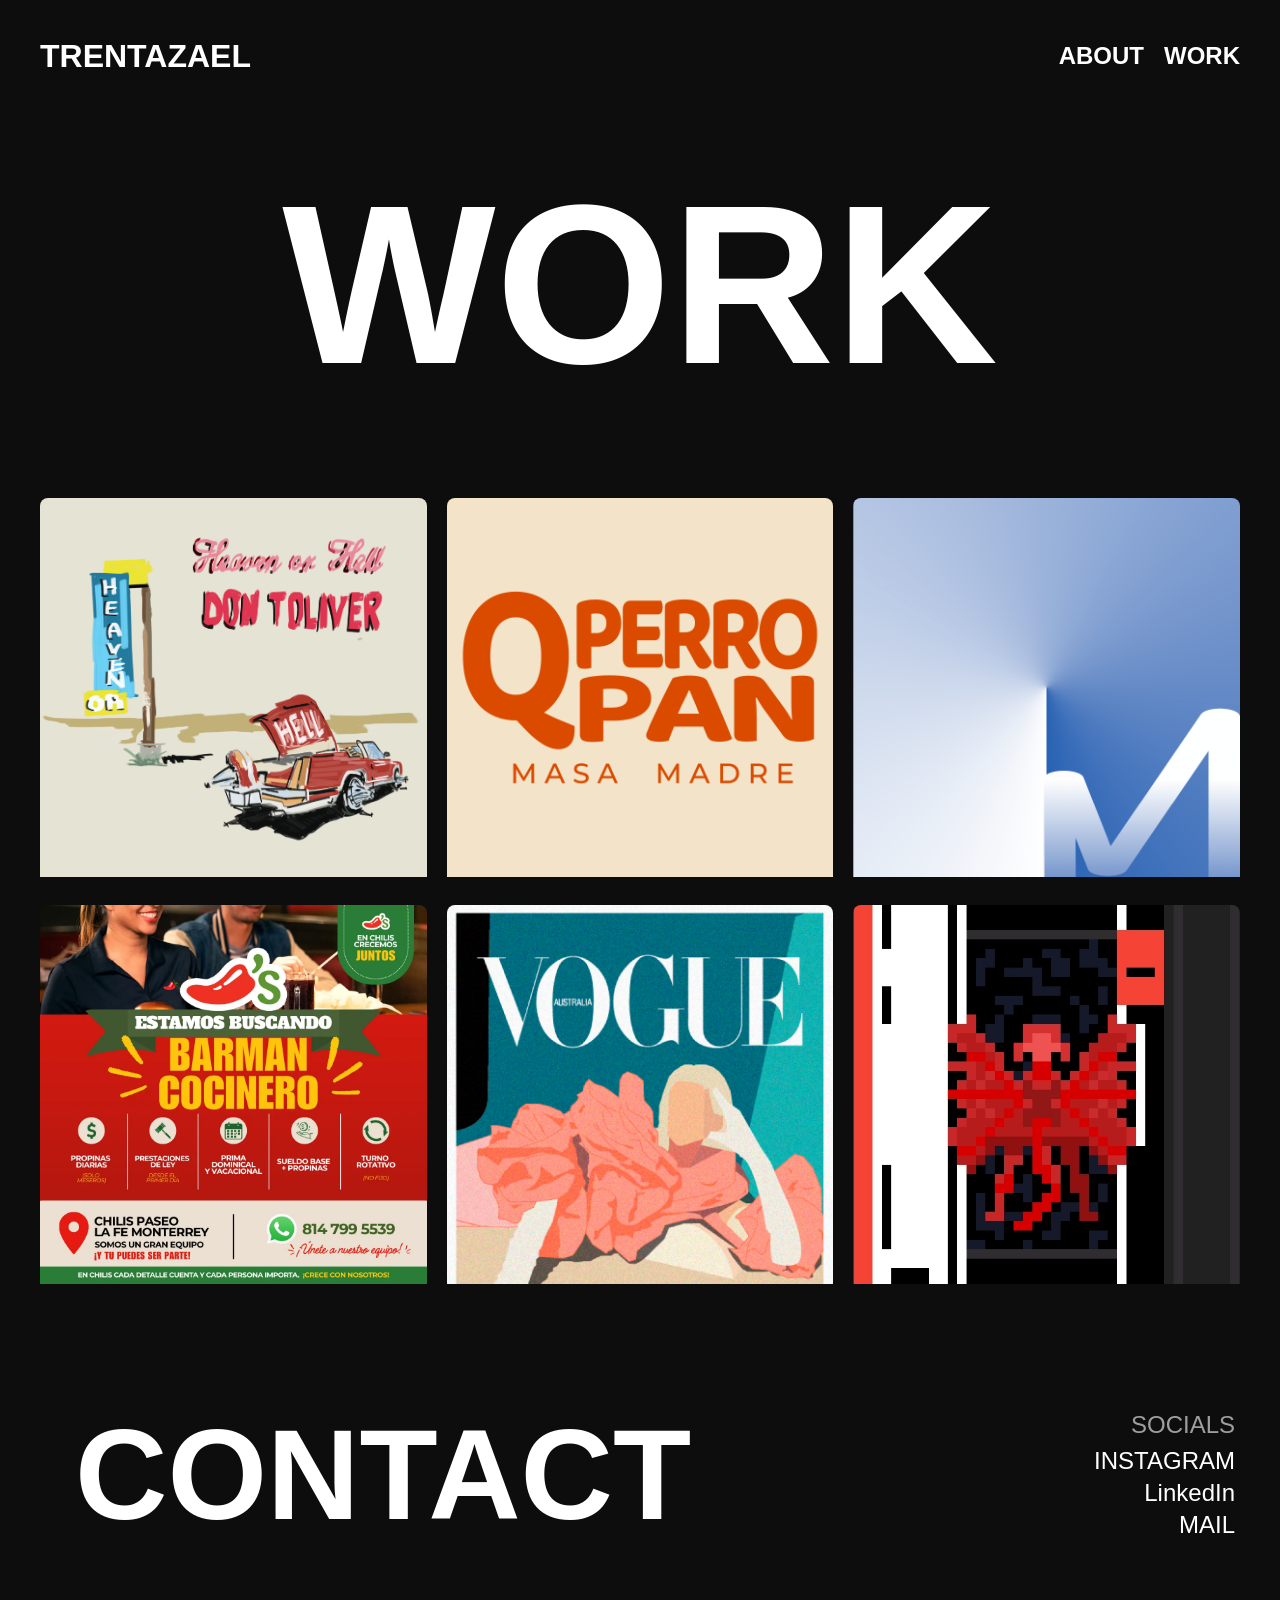
<file: index.html>
<!DOCTYPE html>
<html lang="en">
<head>
    <meta name="google" content="notranslate">
    <link rel="icon" type="image/png" href="img/vav.png">
    <title>trentazael</title>
    <link rel="stylesheet" href="style.css" />
    <meta name="viewport" content="width=device-width, initial-scale=1.0">

</head>

<body>
   


     <header>
  <a href="index.html" class="logo">TRENTAZAEL</a>

  <button class="menu-toggle" aria-label="Abrir menú" aria-expanded="false">
    <span></span>
    <span></span>
    <span></span>
  </button>

  <nav class="nav-links">
    <a href="about.html">ABOUT</a>
    <a href="index.html">WORK</a>
  </nav>
</header> 




  <h1 class="titulo-principal">WORK</h1>




  <section class="grid-trabajos" aria-label="Galería de trabajos">

  <a href="proyecto-heaven-or-hell.html" class="grid-item">
    <img src="img/work_01.webp" alt="Re-diseño album Heaven or Hell">
    <div class="overlay">Heaven or Hell</div>
  </a>

  <a href="proyecto-q-perro-pan.html" class="grid-item">
    <img src="img/work_03.webp" alt="Proyecto 2">
    <div class="overlay">Q PERRO PAN</div>
  </a>

  <a href="proyecto-millennial.html" class="grid-item">
    <img src="img/work_04.webp" alt="Proyecto 3">
    <div class="overlay">Millennial Assessments</div>
  </a>

  <a href="proyecto-cmr.html" class="grid-item">
    <img src="img/01.webp" alt="Proyecto 4">
    <div class="overlay">CMR</div>
  </a>

  <a href="proyecto-graphics.html" class="grid-item">
    <img src="img/work_09.webp" alt="Proyecto 5">
    <div class="overlay">Graphics</div>
  </a>

  <a href="proyecto-hanniball.html" class="grid-item">
    <img src="img/work_07.webp" alt="Proyecto 6">
    <div class="overlay">Hanniball</div>
  </a>

</section>




  <!-- FOOTER -->

 <footer>
    <div class="footer-contact">
      <h2>CONTACT</h2>
    </div>
    <div class="footer-socials">
      <span class="socials-label">SOCIALS</span>
      <ul>
        <li><a href="https://www.instagram.com/trentazael/" target="_blank" rel="noopener noreferrer">INSTAGRAM</a></li>
        <li><a href="https://www.linkedin.com/in/trent-azael/" target="_blank" rel="noopener noreferrer">LinkedIn</a></li>
        <li><a href="mailto:trentazael@gmail.com">MAIL</a></li>
      </ul>
    </div>
  </footer>


  <script src="script.js"></script>
    
</body>

</html>
</file>
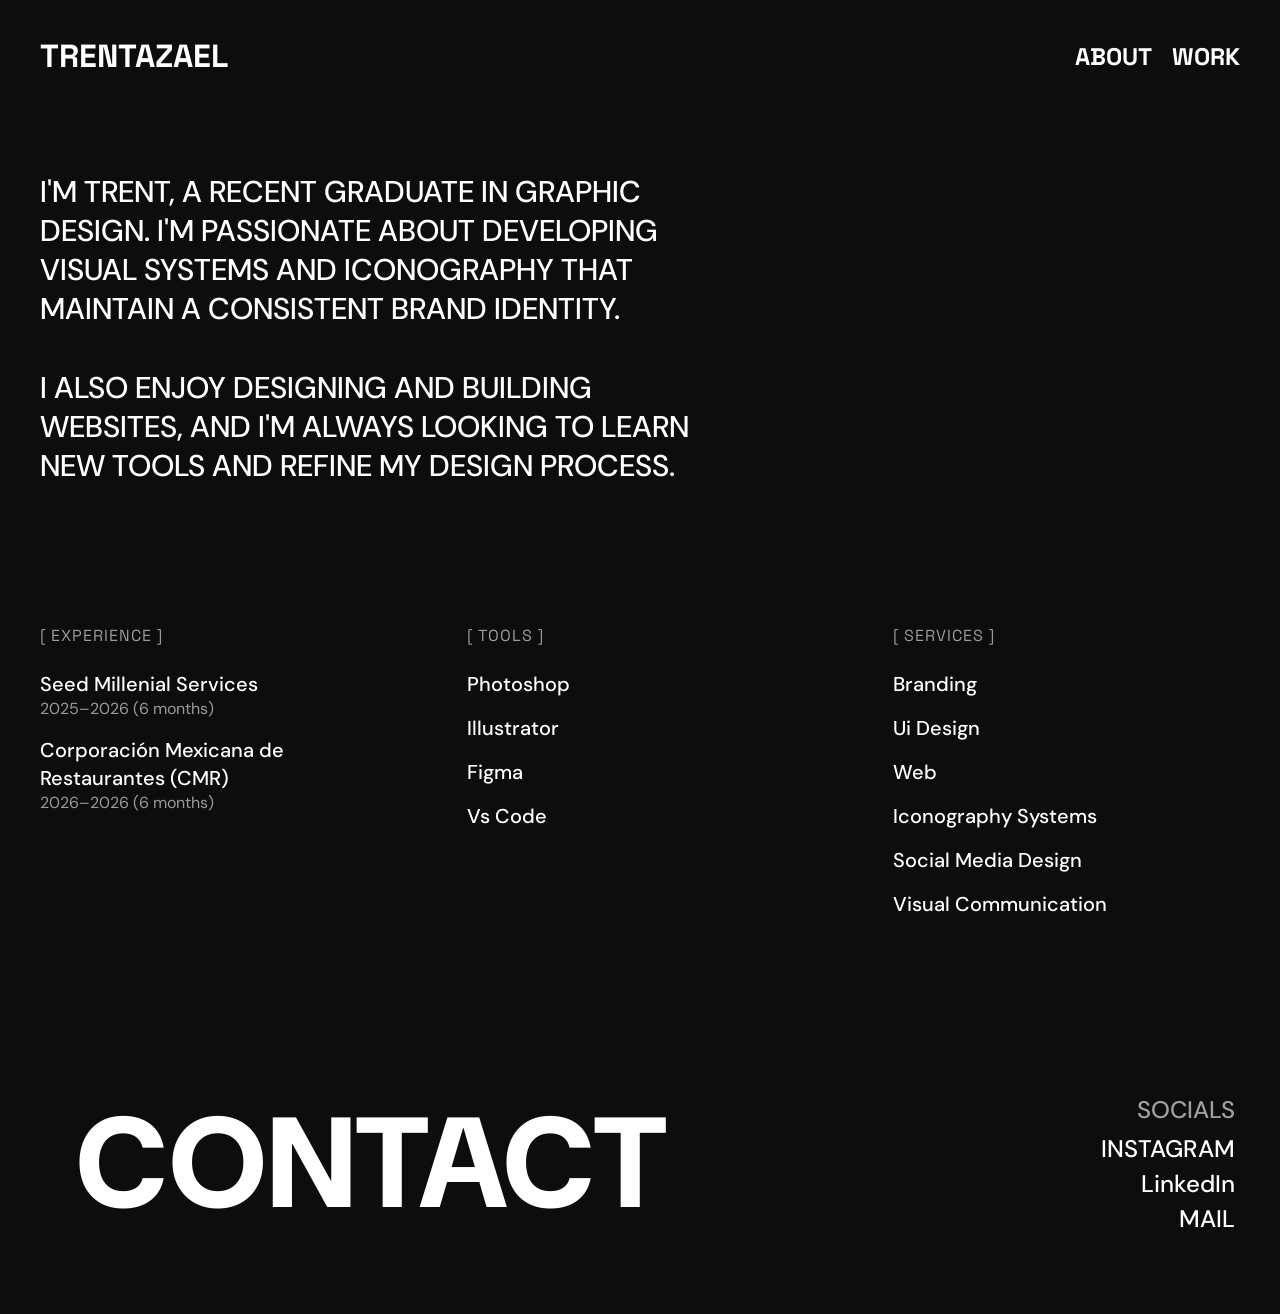
<file: about.html>
<!DOCTYPE html>
<html lang="en">
<head>
  <link rel="icon" type="image/png" href="img/vav.png">
    <meta name="google" content="notranslate">
    <meta charset="UTF-8">
    <meta name="viewport" content="width=device-width, initial-scale=1.0">
    <title>About trentazael</title>
    <link href="https://fonts.googleapis.com/css2?family=DM+Sans:wght@300;400;500;600;900&family=Space+Grotesk:wght@700&display=swap" rel="stylesheet">
    <link rel="stylesheet" href="style.css" />
    <meta name="viewport" content="width=device-width, initial-scale=1.0">
</head>
<body>




  <header>
  <a href="index.html" class="logo">TRENTAZAEL</a>

  <button class="menu-toggle" aria-label="Abrir menú" aria-expanded="false">
    <span></span>
    <span></span>
    <span></span>
  </button>

  <nav class="nav-links">
    <a href="about.html">ABOUT</a>
    <a href="index.html">WORK</a>
  </nav>
</header>


  <!-- SOBRE MI -->
  <section class="sobremi">
    <div class="parami">
      <h3>I'm Trent, a recent graduate in Graphic Design. I'm passionate about developing visual systems and iconography that maintain a consistent brand identity.</h3>
    </div>
    <div class="parami">
      <h3>I also enjoy designing and building websites, and I'm always looking to learn new tools and refine my design process.</h3>
    </div>
  </section>

  <!-- EXPERIENCES -->
  <section class="info-grid">
    <div class="info-column">
      <h3 class="info-label">[ EXPERIENCE ]</h3>
      <ul>
        <li>
          <span class="info-title">Seed Millenial Services</span>
          <span class="info-date">2025–2026 (6 months)</span>
        </li>
        <li>
          <span class="info-title">Corporación Mexicana de Restaurantes (CMR)</span>
          <span class="info-date">2026–2026 (6 months)</span>
        </li>
      </ul>
    </div>

    <div class="info-column">
      <h3 class="info-label">[ TOOLS ]</h3>
      <ul>
        <li>Photoshop</li>
        <li>Illustrator</li>
        <li>Figma</li>
        <li>Vs Code</li>
      </ul>
    </div>

    <div class="info-column">
      <h3 class="info-label">[ SERVICES ]</h3>
      <ul>
        <li>Branding</li>
        <li>Ui Design</li>
        <li>Web</li>
        <li>Iconography Systems</li>
        <li>Social Media Design</li>
        <li>Visual Communication</li>
      </ul>
    </div>
  </section>

  <!-- FOOTER -->
  <footer>
    <div class="footer-contact">
      <h2>CONTACT</h2>
    </div>
    <div class="footer-socials">
      <span class="socials-label">SOCIALS</span>
      <ul>
        <li><a href="https://www.instagram.com/trentazael/" target="_blank" rel="noopener noreferrer">INSTAGRAM</a></li>
        <li><a href="https://www.linkedin.com/in/trent-azael/" target="_blank" rel="noopener noreferrer">LinkedIn</a></li>
        <li><a href="mailto:trentazael@gmail.com">MAIL</a></li>
      </ul>
    </div>
  </footer>

<script src="script.js"></script>

</body>
</html>
</file>
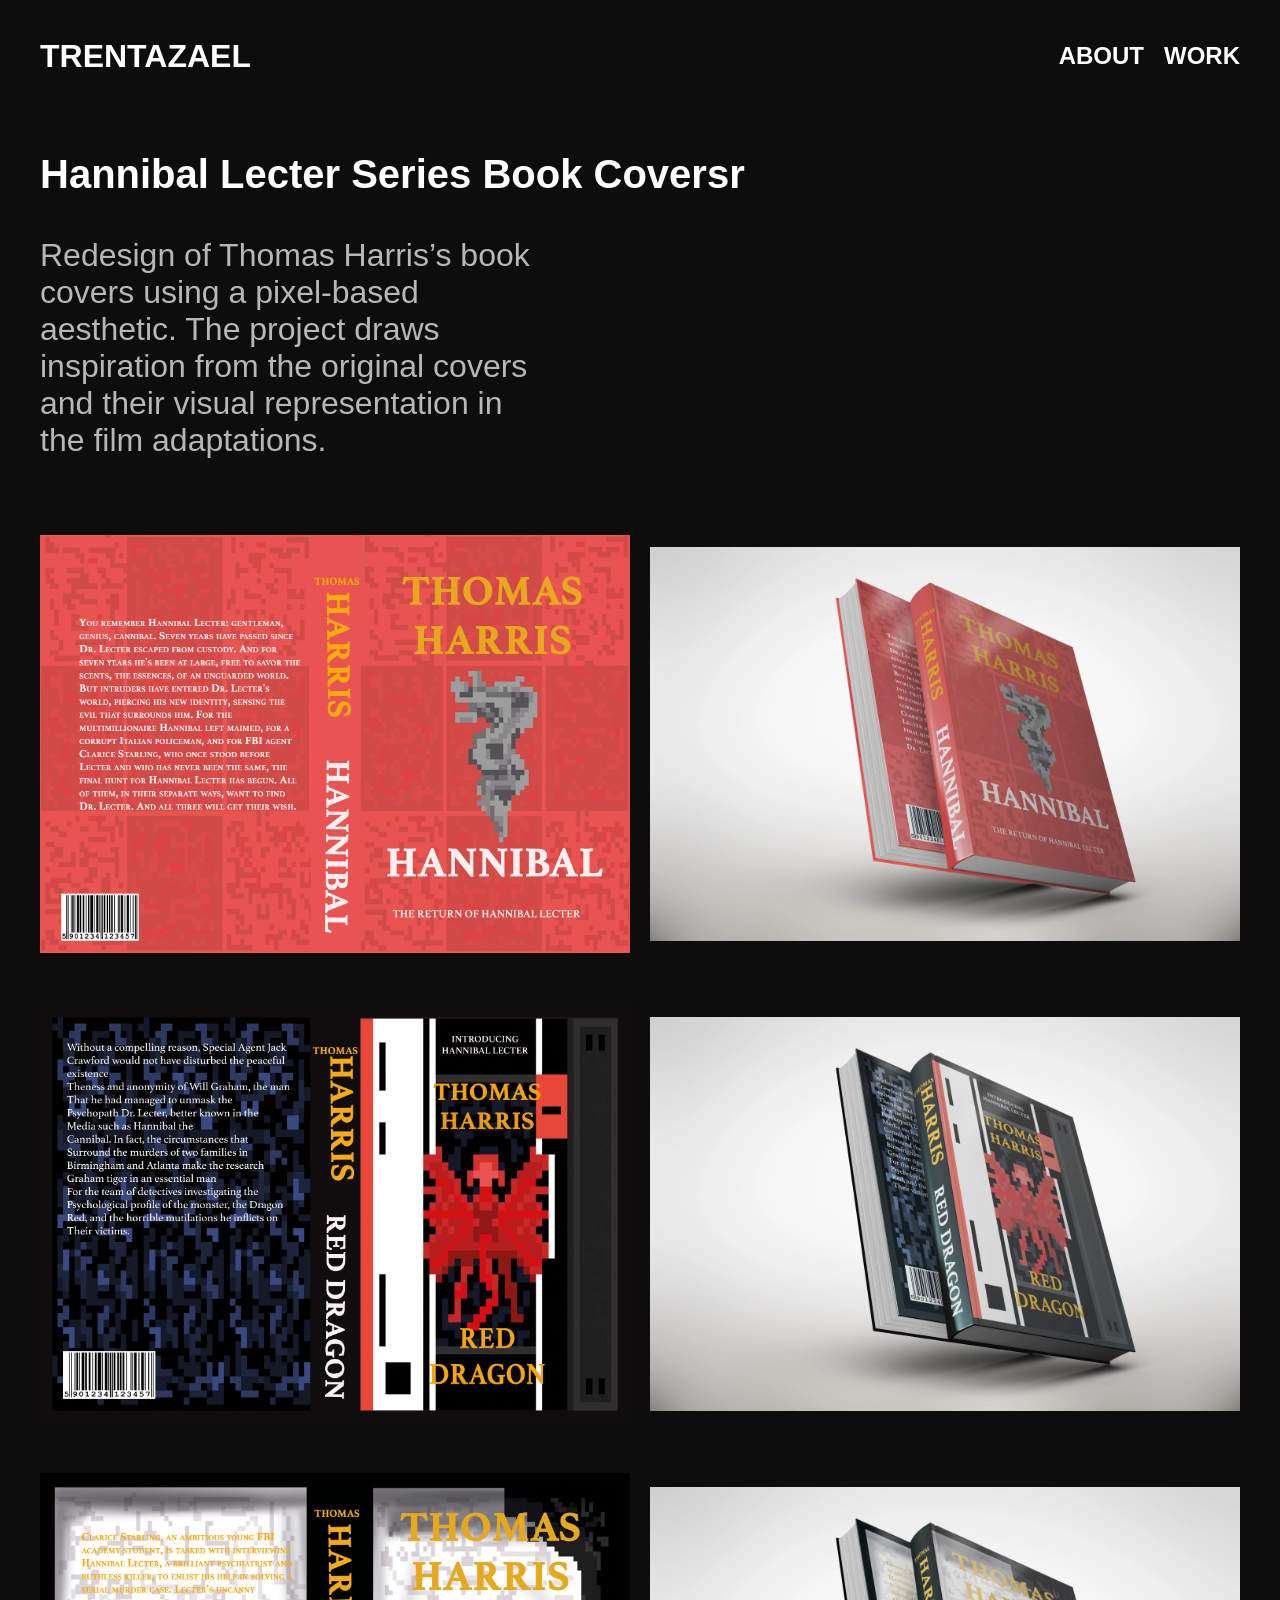
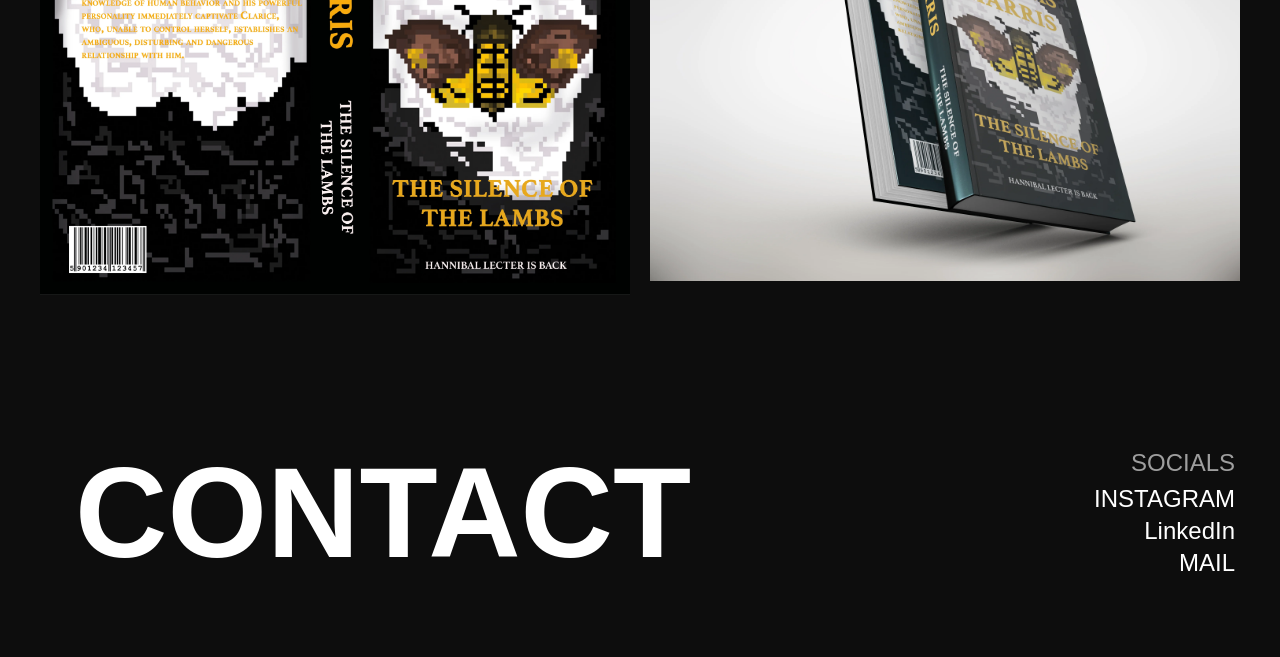
<file: proyecto-hanniball.html>
<!DOCTYPE html>
<html lang="en">
<head>
    <link rel="icon" type="image/png" href="img/vav.png">
    <meta name="google" content="notranslate">
    <title>Hannibal — trentazael</title>
    <link rel="stylesheet" href="style.css" />
    <meta name="viewport" content="width=device-width, initial-scale=1.0">
</head>

<body>

    <header>
        <a href="index.html" class="logo">TRENTAZAEL</a>

        <button class="menu-toggle" aria-label="Abrir menú" aria-expanded="false">
            <span></span>
            <span></span>
            <span></span>
        </button>

        <nav class="nav-links">
            <a href="about.html">ABOUT</a>
            <a href="index.html">WORK</a>
        </nav>
    </header>

    <main class="proyecto-detalle">

        <h1 class="titulo-proyecto">Hannibal Lecter Series Book Coversr</h1>

        <p class="descripcion-proyecto">
           Redesign of Thomas Harris’s book covers using a pixel-based aesthetic.
           The project draws inspiration from the original covers and their visual 
           representation in the film adaptations.


        </p>

        <div class="hanipics">
    <img src="img/RED DRAGON/red_01.webp">
    <img src="img/RED DRAGON/red_11.webp">

    <img src="img/RED DRAGON/red_02.webp">
    <img src="img/RED DRAGON/red_22.webp">

    <img src="img/RED DRAGON/red_03.webp">
    <img src="img/RED DRAGON/red_33.webp">
          
        </div>


    </main>

    <!-- FOOTER -->
    <footer>
        <div class="footer-contact">
            <h2>CONTACT</h2>
        </div>
        <div class="footer-socials">
            <span class="socials-label">SOCIALS</span>
            <ul>
                <li><a href="https://www.instagram.com/trentazael/" target="_blank" rel="noopener noreferrer">INSTAGRAM</a></li>
                <li><a href="https://www.linkedin.com/in/trent-azael/" target="_blank" rel="noopener noreferrer">LinkedIn</a></li>
                <li><a href="mailto:trentazael@gmail.com">MAIL</a></li>
            </ul>
        </div>
    </footer>

    <script src="script.js"></script>

</body>
</html>
</file>
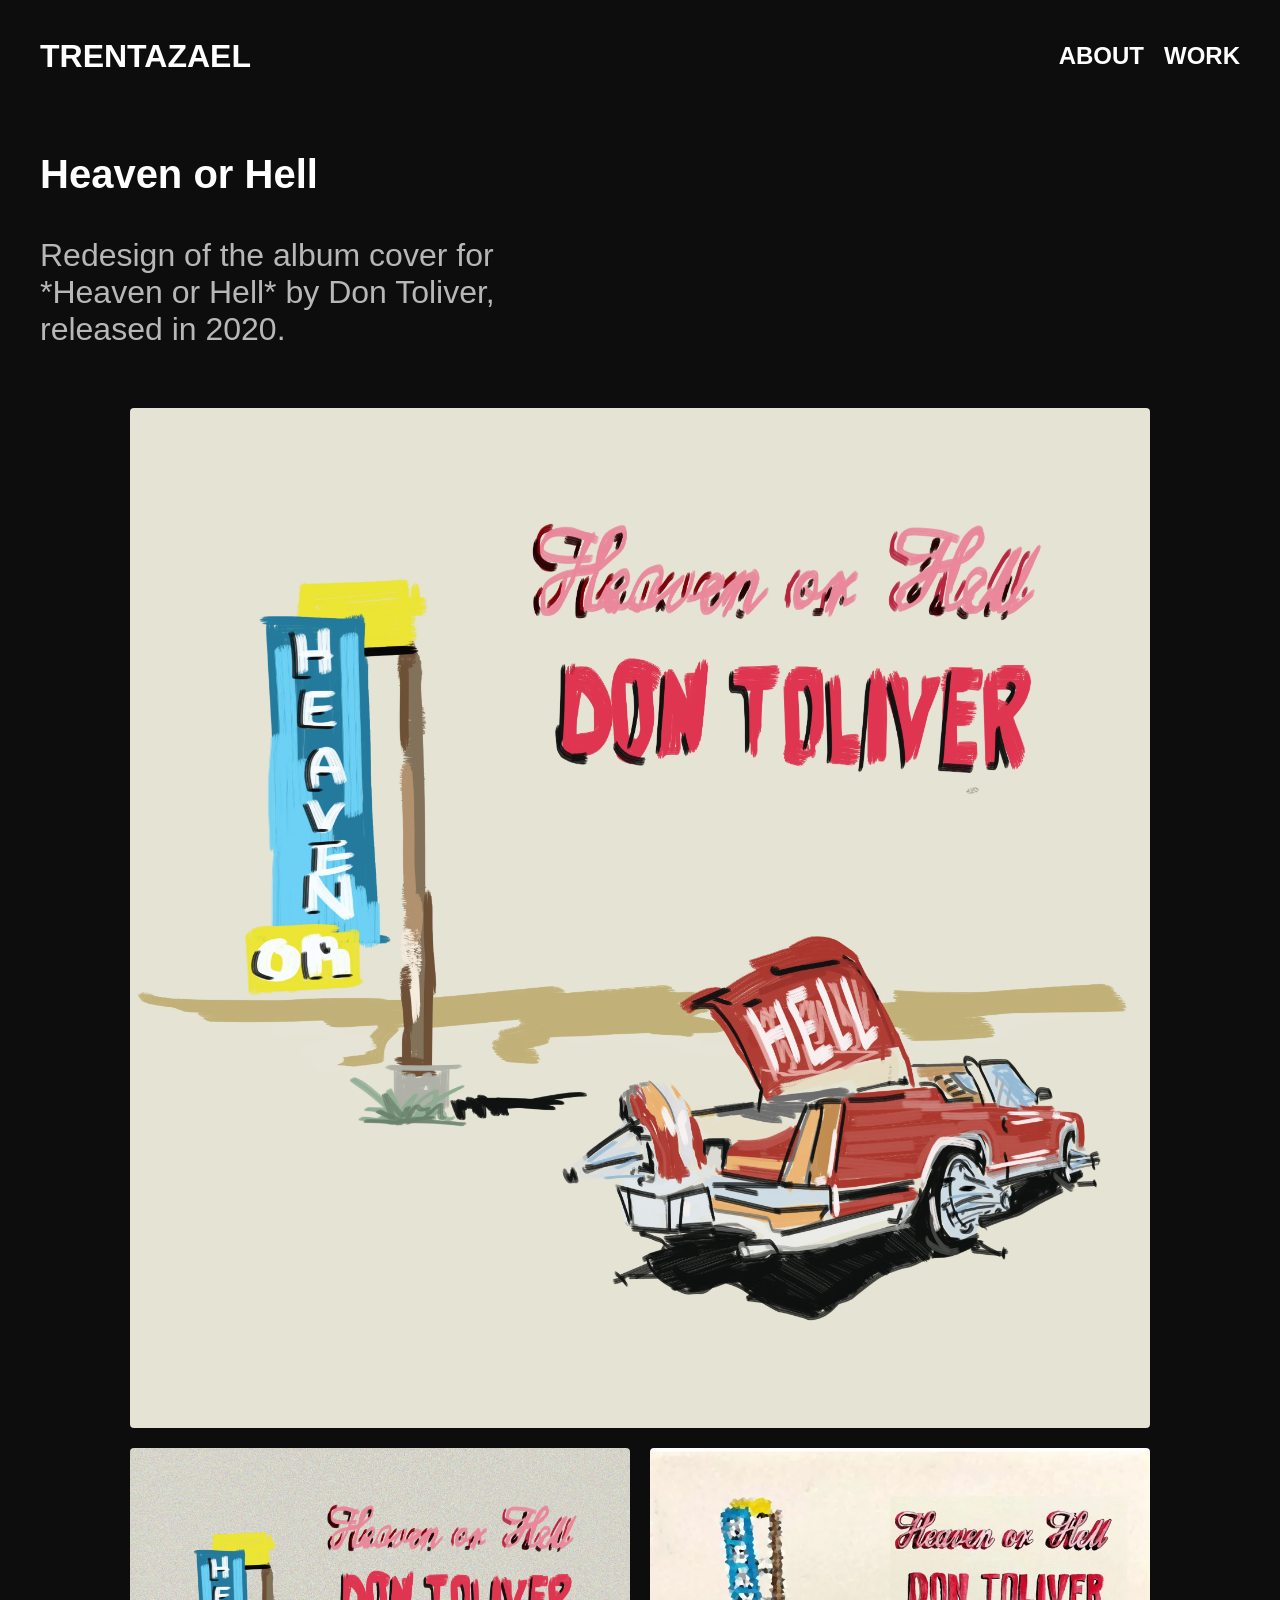
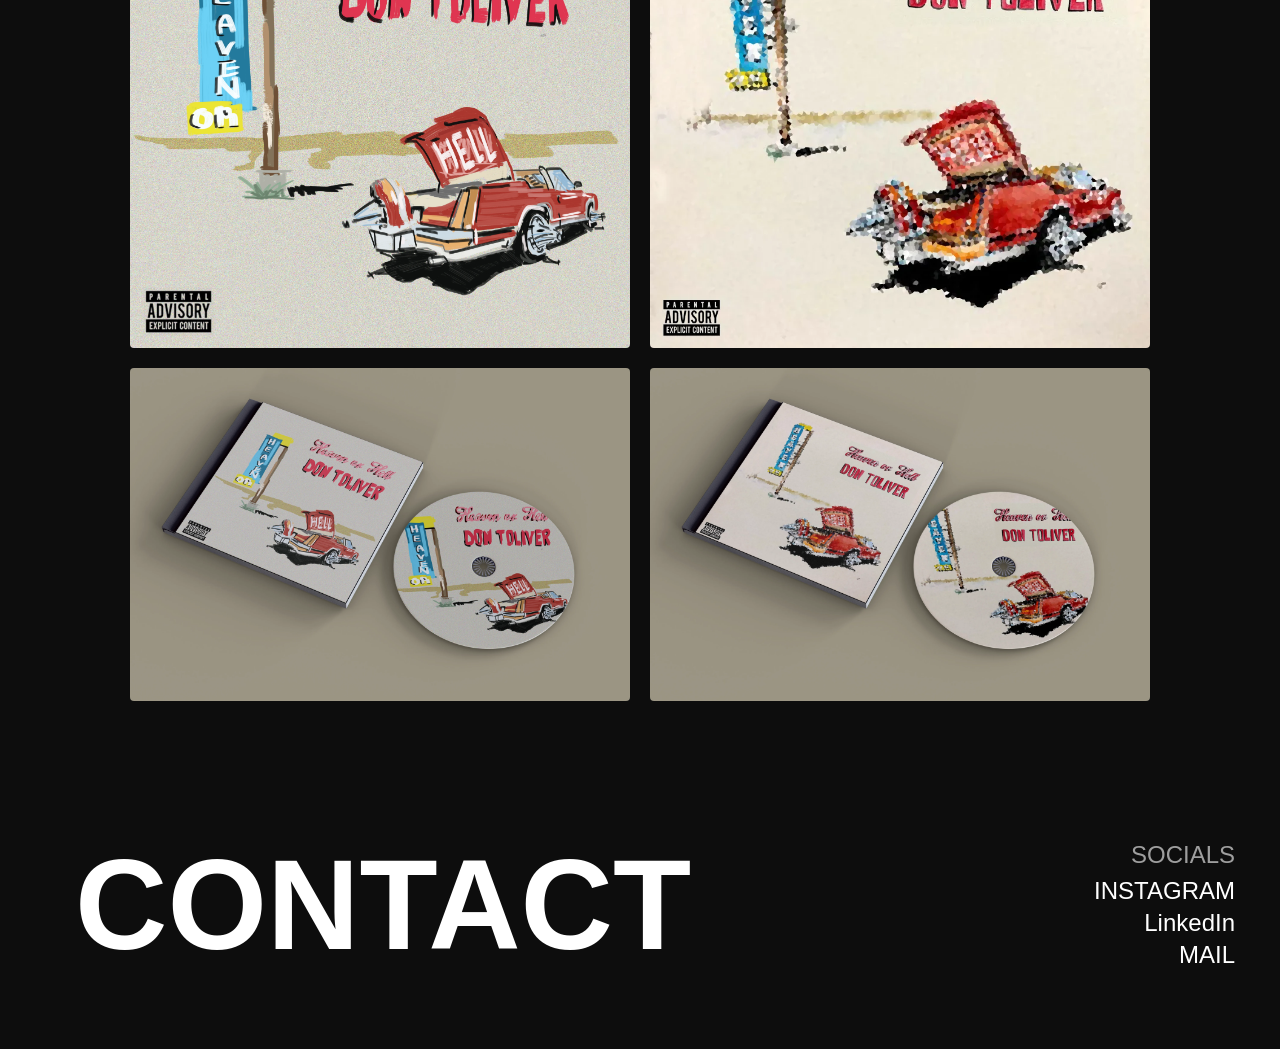
<file: proyecto-heaven-or-hell.html>
<!DOCTYPE html>
<html lang="en">
<head>
    <link rel="icon" type="image/png" href="img/vav.png">
    <meta name="google" content="notranslate">
    <title>Heaven or Hell — trentazael</title>
    <link rel="stylesheet" href="style.css" />
    <meta name="viewport" content="width=device-width, initial-scale=1.0">
</head>

<body>

    <header>
        <a href="index.html" class="logo">TRENTAZAEL</a>

        <button class="menu-toggle" aria-label="Abrir menú" aria-expanded="false">
            <span></span>
            <span></span>
            <span></span>
        </button>

        <nav class="nav-links">
            <a href="about.html">ABOUT</a>
            <a href="index.html">WORK</a>
        </nav>
    </header>

    <main class="proyecto-detalle">

        <h1 class="titulo-proyecto">Heaven or Hell</h1>

        <p class="descripcion-proyecto">
            Redesign of the album cover for *Heaven or Hell* by Don Toliver, released in 2020.



        </p>

       <div class="galeria-hell">

    <img src="img/heaven/01.webp" class="img-full">

    <div class="grid2x2">
        <img src="img/heaven/02.webp">
        <img src="img/heaven/03.webp">
        <img src="img/heaven/04.webp">
        <img src="img/heaven/05.webp">
    </div>

</div>

    </main>

    <!-- FOOTER -->
    <footer>
        <div class="footer-contact">
            <h2>CONTACT</h2>
        </div>
        <div class="footer-socials">
            <span class="socials-label">SOCIALS</span>
            <ul>
                <li><a href="https://www.instagram.com/trentazael/" target="_blank" rel="noopener noreferrer">INSTAGRAM</a></li>
                <li><a href="https://www.linkedin.com/in/trent-azael/" target="_blank" rel="noopener noreferrer">LinkedIn</a></li>
                <li><a href="mailto:trentazael@gmail.com">MAIL</a></li>
            </ul>
        </div>
    </footer>

    <script src="script.js"></script>

</body>
</html>
</file>
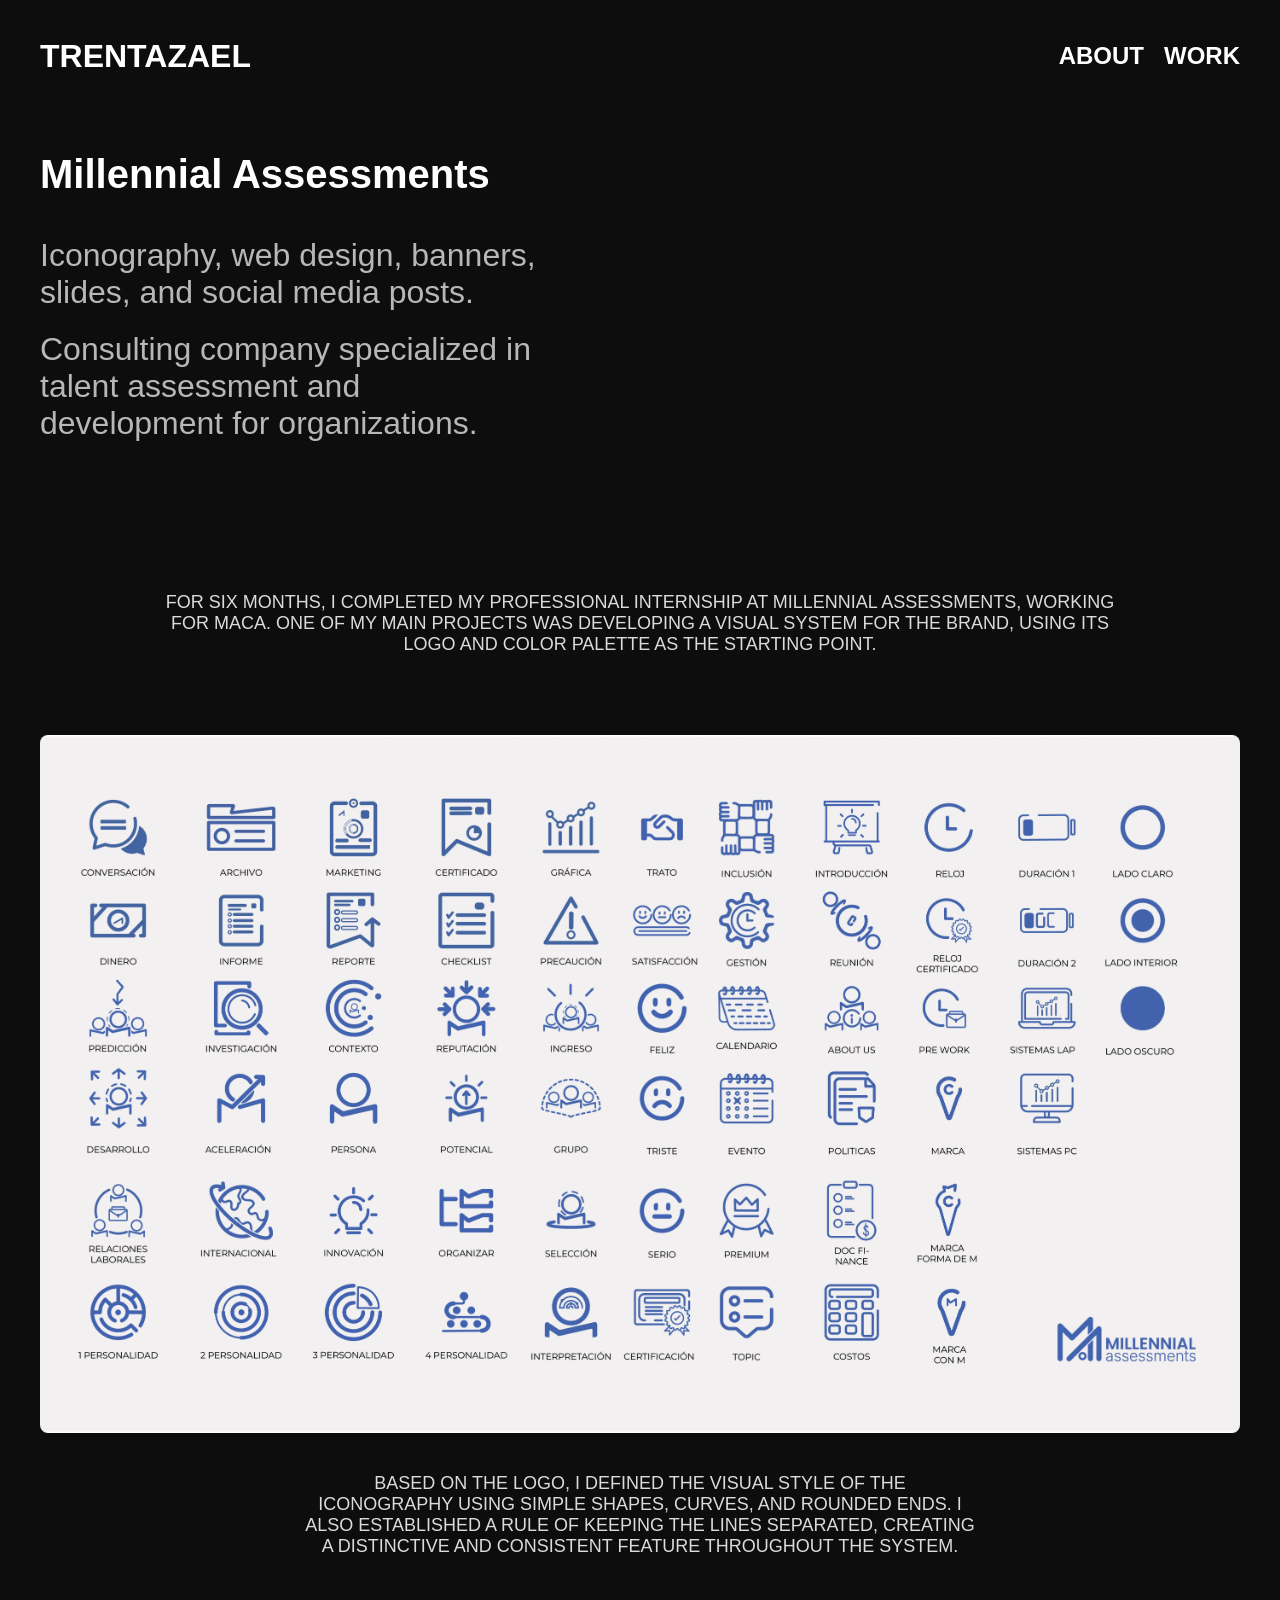
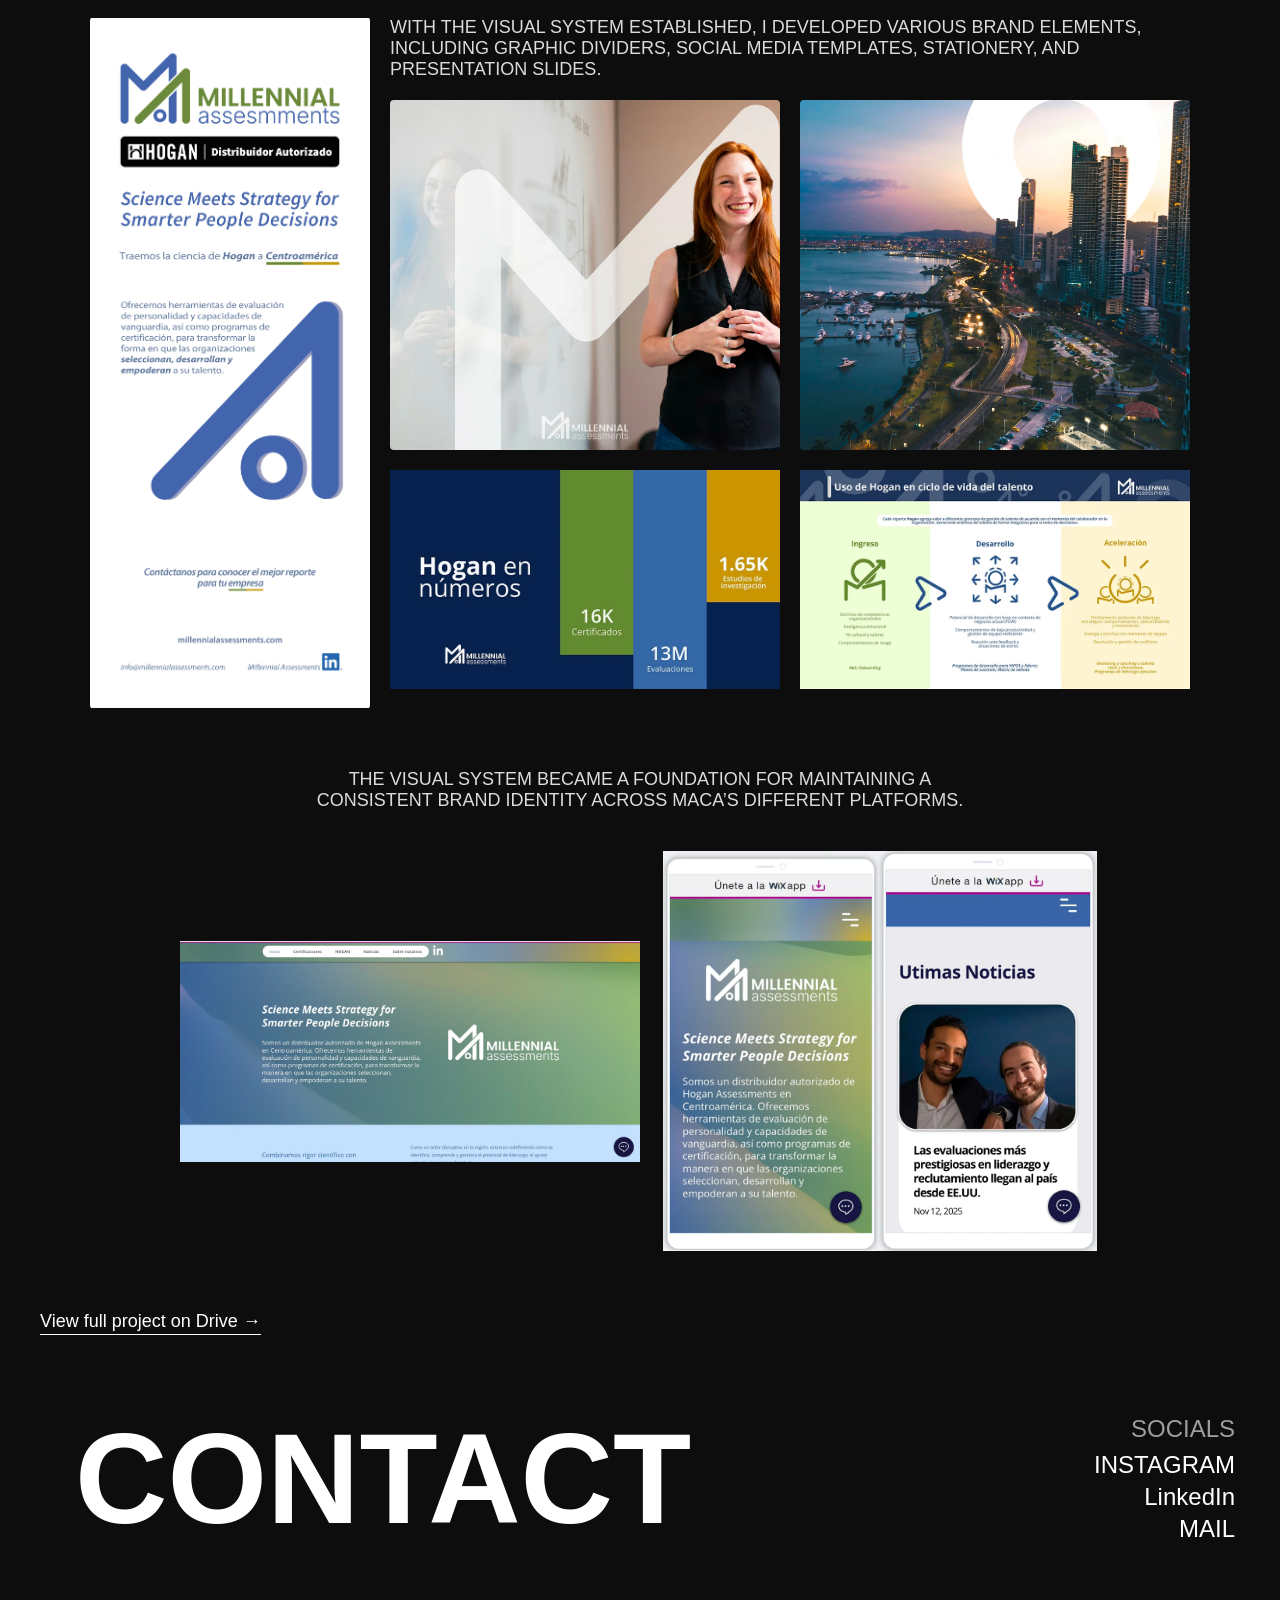
<file: proyecto-millennial.html>
<!DOCTYPE html>
<html lang="en">
<head>
    <link rel="icon" type="image/png" href="img/vav.png">
    <meta name="google" content="notranslate">
    <title>Millennial Assessments — trentazael</title>
    <link rel="stylesheet" href="style.css" />
    <meta name="viewport" content="width=device-width, initial-scale=1.0">
</head>

<body>

    <header>
        <a href="index.html" class="logo">TRENTAZAEL</a>

        <button class="menu-toggle" aria-label="Abrir menú" aria-expanded="false">
            <span></span>
            <span></span>
            <span></span>
        </button>

        <nav class="nav-links">
            <a href="about.html">ABOUT</a>
            <a href="index.html">WORK</a>
        </nav>
    </header>

    <main class="proyecto-detalle">

        <h1 class="titulo-proyecto">Millennial Assessments</h1>

        <p class="descripcion-proyecto">
          Iconography, web design, banners, slides, and social media posts.    
        </p>

        <p class="descripcion-proyecto">
            Consulting company specialized in talent assessment and development for organizations.
        </p>

        <div class="bloque-texto-logo">
        
            <p class="texto-proyecto">
              For six months, I completed my professional internship 
              at Millennial Assessments, working for MACA.

              One of my main projects was developing a visual system for the brand, 
              using its logo and color palette as the starting point.

            </p>
        </div>

        <div class="galeria-proyecto">
            <img src="img/MACA/MACA_01.webp" alt="Set de iconografía Millennial Assessments">
        </div>

        <p class="caption-proyecto">
            Based on the logo, I defined the visual style of the iconography using simple shapes, 
            curves, and rounded ends.

            I also established a rule of keeping the lines separated, 
            creating a distinctive and consistent feature throughout the system.

        </p>


        <div class="galeria-mosaico">

   <img src="img/MACA/MACA_02.webp" class="img-banner">          
  <img src="img/MACA/MACA_03.webp" class="img-girl">
  
  <p class="texto-galeria">
    With the visual system established, I developed various brand elements, 
    including graphic dividers, social media templates, stationery, and presentation slides.

  </p>

  <img src="img/MACA/MACA_04.webp" class="img-city">

  <img src="img/MACA/MACA_05.webp"  class="img-stats">

  <img src="img/MACA/MACA_06.webp" class="img-info">

</div>  

<p class="caption-proyecto">
 The visual system became a foundation for maintaining a 
 consistent brand identity across MACA’s different platforms.

</p>

   <div class="web_MACA">
     
    <img src="img/MACA/MACA_07.webp" class="img-info">

    <img src="img/MACA/MACA_08.webp" class="img-info">

   </div> 


   <a href="https://drive.google.com/file/d/1k_Fjmbug3k80ZoUT9gTFde5WZLrjvTsg/view?usp=sharing" target="_blank" rel="noopener noreferrer" class="link-drive">
    View full project on Drive &rarr;
        </a>


      

 


    </main>

    <!-- FOOTER -->
    <footer>
        <div class="footer-contact">
            <h2>CONTACT</h2>
        </div>
        <div class="footer-socials">
            <span class="socials-label">SOCIALS</span>
            <ul>
                <li><a href="https://www.instagram.com/trentazael/" target="_blank" rel="noopener noreferrer">INSTAGRAM</a></li>
                <li><a href="https://www.linkedin.com/in/trent-azael/" target="_blank" rel="noopener noreferrer">LinkedIn</a></li>
                <li><a href="mailto:trentazael@gmail.com">MAIL</a></li>
            </ul>
        </div>
    </footer>

    <script src="script.js"></script>

</body>
</html>
</file>
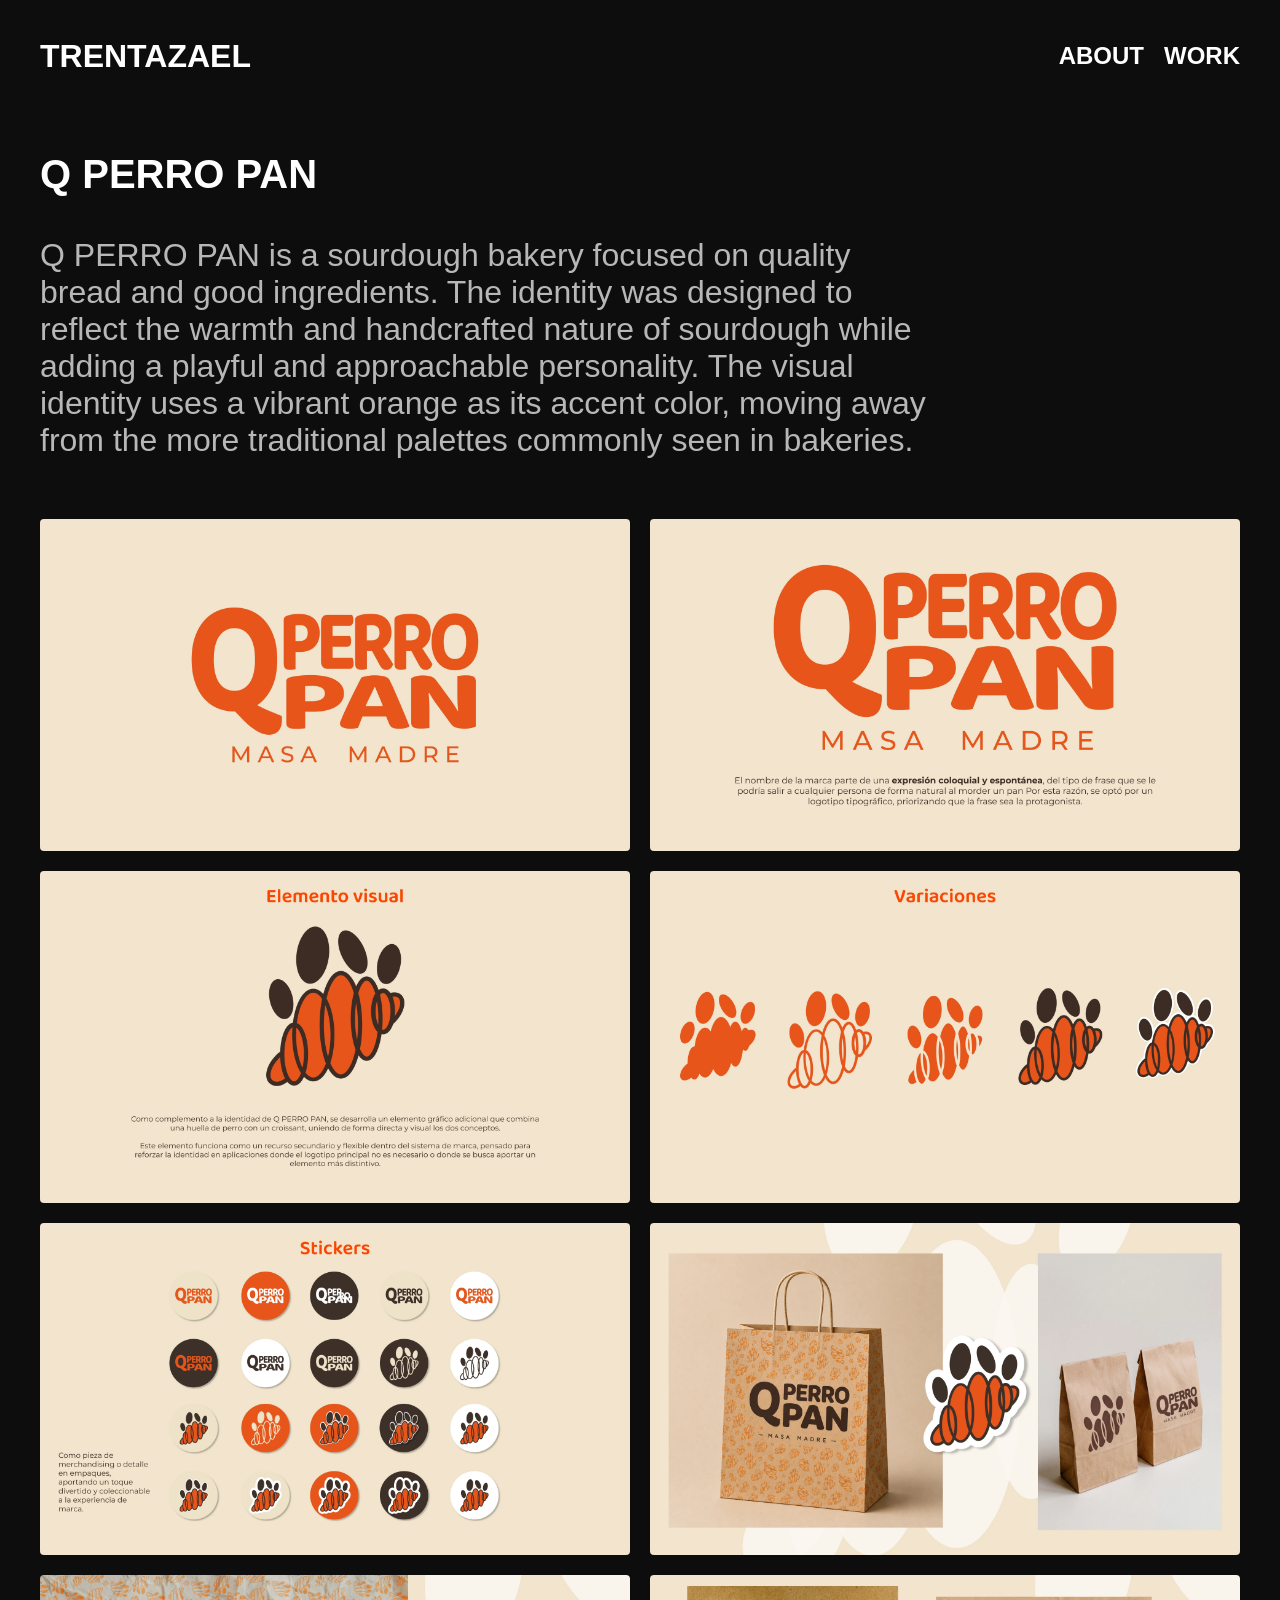
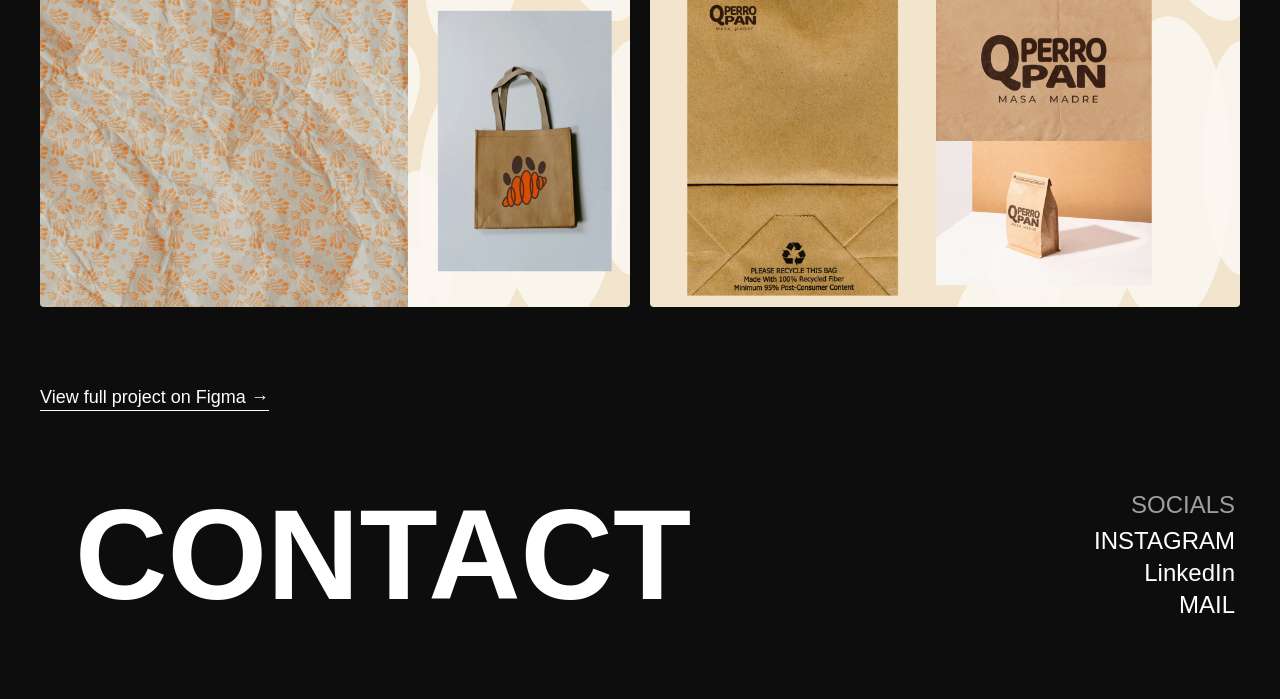
<file: proyecto-q-perro-pan.html>
<!DOCTYPE html>
<html lang="en">
<head>
    <link rel="icon" type="image/png" href="img/vav.png">
    <title>Q PERRO PAN — trentazael</title>
    <link rel="stylesheet" href="style.css" />
    <meta name="viewport" content="width=device-width, initial-scale=1.0">
</head>

<body>

    <header>
        <a href="index.html" class="logo">TRENTAZAEL</a>

        <button class="menu-toggle" aria-label="Abrir menú" aria-expanded="false">
            <span></span>
            <span></span>
            <span></span>
        </button>

        <nav class="nav-links">
            <a href="about.html">ABOUT</a>
            <a href="index.html">WORK</a>
        </nav>
    </header>

    <main class="proyecto-detalle">

        <h1 class="titulo-proyecto">Q PERRO PAN</h1>

        <p class="descripcion-proyecto descripcion-ancha">
            Q PERRO PAN is a sourdough bakery focused on quality bread and good ingredients. 
            The identity was designed to reflect the warmth and handcrafted nature of sourdough 
            while adding a playful and approachable personality.

            The visual identity uses a vibrant orange as its accent color, 
            moving away from the more traditional palettes commonly seen in bakeries.
        </p>

        <div class="mosaico-libre">
            <img src="img/QPERRO/pan01.webp">
            <img src="img/QPERRO/pan02.webp">
            <img src="img/QPERRO/pan03.webp">
            <img src="img/QPERRO/pan04.webp">
            <img src="img/QPERRO/pan06.webp">
            <img src="img/QPERRO/pan05.webp">
            <img src="img/QPERRO/pan07.webp">
            <img src="img/QPERRO/pan08.webp">
        
        </div>

        <a href="https://www.figma.com/proto/bBcXwGDiXqrGmhRtJCR3Ui/Q-PERRO-PAN_manual?node-id=0-1&t=hlcqjo9ixBhGtOtu-1" target="_blank" rel="noopener noreferrer" class="link-drive">
          View full project on Figma &rarr;
        </a>


    

    </main>

    <!-- FOOTER -->
    <footer>
        <div class="footer-contact">
            <h2>CONTACT</h2>
        </div>
        <div class="footer-socials">
            <span class="socials-label">SOCIALS</span>
            <ul>
                <li><a href="https://www.instagram.com/trentazael/" target="_blank" rel="noopener noreferrer">INSTAGRAM</a></li>
                <li><a href="https://www.linkedin.com/in/trent-azael/" target="_blank" rel="noopener noreferrer">LinkedIn</a></li>
                <li><a href="mailto:trentazael@gmail.com">MAIL</a></li>
            </ul>
        </div>
    </footer>

    <script src="script.js"></script>

</body>
</html>
</file>
<file: style.css>
* {
  margin: 0;
  padding: 0;
  box-sizing: border-box;
}


body {
  background-color: #0d0d0d;
  color: #ffffff;
}

/* Header: nombre + menú en la misma altura */
header {
  display: flex;
  justify-content: space-between;
  align-items: center;
  padding: 40px 40px;
}

.logo {
  font-family: 'Space Grotesk', sans-serif;
  font-weight: 700;
  font-size: 32px;
  line-height: 1;
  text-transform: uppercase;
  color: #ffffff;
  text-decoration: none;
}

nav {
  display: flex;
  gap: 20px;
}

nav a {
  font-family: 'Space Grotesk', sans-serif;
  font-weight: 700;
  font-size: 24px;
  text-decoration: none;
  color: #ffffff;
  text-transform: uppercase;
}

nav a:hover{
  color: cornflowerblue;
}

header a:hover{
  color: cornflowerblue;
}

/* Título WORK centrado y gigante */
.titulo-principal {
  font-family: 'DM Sans', sans-serif;
  font-weight: 900;
  font-size: clamp(60px, 18vw, 226px);
  text-align: center;
  line-height: 1;
  padding: 60px 0;
}

/* Cuadrícula de trabajos */
.grid-trabajos {
  display: grid;
  grid-template-columns: repeat(3, 1fr);
  gap: 20px;
  padding: 40px;
}

.grid-item {
  position: relative;
  aspect-ratio: 1 / 1;
  overflow: hidden;
  border-radius: 0.5rem;
}

.grid-item img {
  width: 100%;
  height: 98%;
  display: block;
  object-fit: cover;
}

/* Capa negra transparente */
.overlay {
  position: absolute;
  inset: 0;
  background: rgba(0, 0, 0, 0.55);

  display: flex;
  align-items: center;
  justify-content: center;

  opacity: 0;
  transition: opacity 0.3s ease;

  color: white;
  font-size: 18px;
  font-family: 'Space Grotesk', sans-serif;
}

/* Hover */
.grid-item:hover .overlay {
  opacity: 1;
}


/* ABOUT */

.sobremi {
  display: flex;
  flex-direction: column;
  gap: 40px;
  padding: 60px 40px;
}

.sobremi h3 {
  font-family: 'DM Sans', sans-serif;
  font-weight: 500;
  font-size: 30px;
  text-transform: uppercase;
  line-height: 1.3;
  max-width: 700px;
  margin: 0;
}

/* SECCION DE EXPERIENCES */

.info-grid {
  display: flex;
  flex-wrap: wrap;
  gap: 80px;
  padding: 80px 40px;
  background-color: #0d0d0d;
}

.info-column {
  display: flex;
  flex-direction: column;
  flex: 1 1 200px;
}

.info-label {
  font-family: 'Space Grotesk', sans-serif;
  font-weight: 400;
  font-size: 16px;
  color: #9a9a9a;
  letter-spacing: 1px;
  margin-bottom: 24px;
}

.info-column ul {
  list-style: none;
  padding-left: 0;
  margin: 0;
}

.info-column li {
  font-family: 'DM Sans', sans-serif;
  font-weight: 500;
  font-size: 20px;
  color: #ffffff;
  margin-bottom: 16px;
  line-height: 1.4;
}

.info-title {
  display: block;
}

.info-date {
  display: block;
  font-size: 16px;
  color: #9a9a9a;
  font-weight: 400;
}



/* MACA */

.titulo-proyecto {
  font-family: 'DM Sans', sans-serif;
  font-size: 40px;
  margin-left: 40px;
  padding-top: 40px;
  padding-bottom: 20px;
}



.descripcion-proyecto {
  font-family: 'DM Sans', sans-serif;
  font-size: 32px;
  margin-left: 40px;
  padding-top: 20px;
  max-width: 500px;
  opacity: 0.70 ;
}

.bloque-texto-logo {
  display: flex;
  justify-content: flex-start;
  align-items: center;
  padding-top: 40px;
  margin: 80px 40px;
  gap: 100px;
}



.texto-proyecto {
  font-family: 'DM Sans', sans-serif;
  font-size: 18px;
  width: 100%;
  max-width: 950px;
  margin: 0 auto;
  text-align: center;
  opacity: 0.85;
  padding-top: 30px;
  text-transform: uppercase;
}

.galeria-proyecto {
  margin: 40px;
}

.galeria-proyecto img {
  width: 100%;
  display: block;
  border-radius: 8px;
}

.caption-proyecto {
  font-family: 'DM Sans', sans-serif;
  font-size: 18px;
  text-align: center;
  max-width: 670px;
  margin: 40px auto;
  opacity: 0.85;
  text-transform: uppercase;
}





/* MACA - Galería mosaico */

.galeria-mosaico {
  display: grid;
  grid-template-columns: 280px 1fr 1fr;
  grid-template-areas:
    "banner texto texto"
    "banner girl  city"
    "banner stats info"
    "banner menu  menu";
  gap: 20px;
  max-width: 1100px;
  margin: 60px auto;
}

.img-banner {
  grid-area: banner;
  width: 100%;
  height: 100%;
  object-fit: contain;
  border-radius: 4px;
}

.texto-galeria {
  grid-area: texto;
  font-family: 'DM Sans', sans-serif;
  font-size: 18px;
  text-transform: uppercase;
  color: #fff;
  margin: 0;
  opacity: 0.85;
}

.img-girl {
  grid-area: girl;
  width: 100%;
  height: 350px;
  object-fit: cover;
  border-radius: 4px;
}

.img-city {
  grid-area: city;
  width: 100%;
  height: 350px;
  object-fit: cover;
  border-radius: 4px;
}

.img-stats {
  grid-area: stats;
  width: 100%;
  height: auto;
  object-fit: contain;
}

.img-info {
  grid-area: info;
  width: 100%;
  height: auto;
  object-fit: contain;
}

.img-menu {
  grid-area: menu;
  width: 100%;
  height: auto;
  object-fit: contain;
}

.web_MACA {
  display: flex;
  align-items: stretch;
  gap: 20px;
  max-width: 1000px;
  margin: 40px auto;
  padding: 0 40px;
}

.web_MACA .img-info {
  width: 50%;
  height: 400px;
  object-fit: contain;
  border-radius: 4px;
}


/* TABLET (iPad) */
@media (max-width: 1024px) {

  .titulo-proyecto {
    font-size: 32px;
    margin-left: 30px;
  }

  .descripcion-proyecto {
    font-size: 18px;
    margin-left: 30px;
    max-width: 100%;
  }

  .bloque-texto-logo {
    margin: 60px 30px;
    gap: 40px;
  }

  .logo-proyecto {
    max-width: 250px;
  }

  .texto-proyecto {
    font-size: 18px;
  }

  .galeria-proyecto {
    margin: 30px;
  }

  .galeria-mosaico {
    grid-template-columns: 200px 1fr 1fr;
    max-width: 90%;
    gap: 16px;
    margin: 40px auto;
  }

  .img-girl,
  .img-city {
    height: 260px;
  }

  .web_MACA {
    padding: 0 30px;
    gap: 16px;
  }

  .web_MACA .img-info {
    height: 320px;
  }
}

/* CELULAR */
@media (max-width: 600px) {

  .titulo-proyecto {
    font-size: 32px;
    margin-left: 20px;
    padding-top: 30px;
  }

  .descripcion-proyecto {
    font-size: 24px;
    margin-left: 20px;
    padding-top: 10px;
  }

  .bloque-texto-logo {
    flex-direction: column;
    align-items: flex-start;
    margin: 40px 20px;
    gap: 20px;
    padding-top: 20px;
  }

  .logo-proyecto {
    max-width: 180px;
  }

  .texto-proyecto {
    font-size: 18px;
    padding-top: 10px;
  }

  .galeria-proyecto {
    margin: 20px;
  }

  .caption-proyecto {
    font-size: 18px;
    max-width: 90%;
    margin: 30px auto;
  }

  .galeria-mosaico {
    grid-template-columns: 1fr;
    grid-template-areas:
      "banner"
      "texto"
      "girl"
      "city"
      "stats"
      "info"
      "menu";
    max-width: 100%;
    padding: 0 20px;
    margin: 30px auto;
    gap: 16px;
  }

  .texto-galeria {
    text-align: center;
  }


  .img-banner {
    display: none;
  }

  .img-girl,
  .img-city {
    height: 220px;
  }

  .web_MACA {
    flex-direction: column;
    padding: 0 20px;
    gap: 16px;
  }

  .web_MACA .img-info {
    width: 100%;
    height: 250px;
  }
}


/* HANNIBALL - RED DRAGON */

.hanipics {
  display: grid;
  grid-template-columns: repeat(2, 1fr);
  gap: 20px;
  max-width: 100%;
  margin: 60px 0;
  padding: 0 40px;
}

.hanipics img {
  width: 100%;
  height: 450px;
  object-fit: contain;
  border-radius: 4px;
  display: block;
}


/* HANNIBALL - RESPONSIVE */

@media (max-width: 1024px) {
  .hanipics {
    grid-template-columns: repeat(2, 1fr);
    padding: 0 30px;
    gap: 16px;
  }

  .hanipics img {
    height: 300px;
  }
}

@media (max-width: 600px) {
  .hanipics {
    grid-template-columns: 1fr;
    padding: 0 20px;
    gap: 16px;
    margin: 40px auto;
  }

  .hanipics img {
    height: 250px;
  }
}



/* HEAVEN OR HELL */

.galeria-hell {
  max-width: 1100px;
  margin: 60px auto;
  padding: 0 40px;
}

.img-full {
  width: 100%;
  height: auto;
  display: block;
  border-radius: 4px;
  margin-bottom: 20px;
}

.grid2x2 {
  display: grid;
  grid-template-columns: repeat(2, 1fr);
  gap: 20px;
}

.grid2x2 img {
  width: 100%;
  height: auto;
  display: block;
  border-radius: 4px;
}



/* HEAVEN OR HELL - RESPONSIVE */

@media (max-width: 1024px) {
  .galeria-hell {
    padding: 0 30px;
  }

  .grid2x2 img {
    height: 280px;
  }
}

@media (max-width: 600px) {
  .galeria-hell {
    padding: 0 20px;
    margin: 40px auto;
  }

  .grid2x2 img {
    height: 180px;
  }
}



/* Q PERRO PAN - MOSAICO LIBRE */

.mosaico-libre {
  display: grid;
  grid-template-columns: repeat(2, 1fr);
  gap: 20px;
  max-width: 100%;
  margin: 60px 0;
  padding: 0 40px;
}

.mosaico-libre img {
  width: 100%;
  height: auto;
  display: block;
  border-radius: 4px;
}

.descripcion-ancha {
  max-width: 900px;
}


.link-drive {
  display: inline-block;
  font-family: 'DM Sans', sans-serif;
  font-size: 18px;
  color: #fff;
  text-decoration: none;
  margin: 20px 40px 0;
  border-bottom: 1px solid #fff;
  padding-bottom: 2px;
}

.link-drive:hover {
  color: cornflowerblue;
}

/* Q PERRO PAN - RESPONSIVE */

@media (max-width: 1024px) {
  .mosaico-libre {
    grid-template-columns: repeat(auto-fit, minmax(250px, 1fr));
    padding: 0 30px;
    gap: 16px;
  }
}

@media (max-width: 600px) {
  .mosaico-libre {
    grid-template-columns: 1fr;
    padding: 0 20px;
    margin: 40px auto;
    gap: 16px;
  }
}





/* CMR */

.galeria-cmr {
  display: grid;
  grid-template-columns: repeat(2, 1fr);
  gap: 20px;
  max-width: 100%;
  margin: 60px 0;
  padding: 0 40px;
}

.galeria-cmr img {
  width: 100%;
  height: 450px;
  object-fit: cover;
  display: block;
  border-radius: 4px;
}


/* CMR - RESPONSIVE */

@media (max-width: 1024px) {
  .galeria-cmr,
  .galeria-cmr-verticales {
    padding: 0 30px;
    gap: 16px;
  }

  .galeria-cmr-verticales img {
    height: 400px;
  }
}

@media (max-width: 600px) {
  .galeria-cmr,
  .galeria-cmr-verticales {
    grid-template-columns: 1fr;
    padding: 0 20px;
    gap: 16px;
  }

  .galeria-cmr {
    margin: 40px 0 20px;
  }

  .galeria-cmr-verticales {
    margin: 20px 0 40px;
  }

  .galeria-cmr-verticales img {
    height: 350px;
  }
}


/* LIGHTBOX */

.lightbox {
  display: none;
  position: fixed;
  top: 0;
  left: 0;
  width: 100%;
  height: 100%;
  background: rgba(0, 0, 0, 0.9);
  z-index: 1000;
  justify-content: center;
  align-items: center;
  cursor: zoom-out;
}

.lightbox.active {
  display: flex;
}

.lightbox img {
  max-width: 90%;
  max-height: 90%;
  object-fit: contain;
  border-radius: 4px;
}

.lightbox-close {
  position: absolute;
  top: 20px;
  right: 40px;
  font-size: 40px;
  color: #fff;
  cursor: pointer;
}

.galeria-cmr img {
  cursor: pointer;
}





/* MASONRY - estilo Pinterest */

.masonry {
    column-count: 4;
    column-gap: 20px;
    max-width: 100%;
    margin: 60px auto;
    padding: 0 40px;
}

.masonry img,
.masonry video {
    width: 100%;
    display: block;
    margin-bottom: 20px;
    border-radius: 4px;
    break-inside: avoid;
}

.masonry img {
  cursor: pointer;
}


.lightbox video {
  max-width: 90%;
  max-height: 90%;
  display: none;
}


/* MASONRY - RESPONSIVE */

@media (max-width: 1024px) {
  .masonry {
    column-count: 3;
    padding: 0 30px;
    column-gap: 16px;
  }

  .masonry img {
    margin-bottom: 16px;
  }
}

@media (max-width: 600px) {
  .masonry {
    column-count: 2;
    padding: 0 20px;
    column-gap: 12px;
  }

  .masonry img {
    margin-bottom: 12px;
  }
}

@media (max-width: 1024px) {
  .masonry video {
    display: none;
  }
}














/* SECCION DEL FOOTER */

footer {
  display: flex;
  flex-wrap: wrap;
  justify-content: space-between;
  align-items: center;
  gap: 40px;
  padding: 80px 45px;
}

.footer-contact {
  flex: 1 1 400px;
}

.footer-contact h2 {
  font-family: 'DM Sans', sans-serif;
  font-weight: 900;
  font-size: clamp(60px, 10vw, 226px);
  line-height: 1;
  color: #ffffff;
  padding-left: 30px;
}

.footer-socials {
  flex: 0 1 auto;
  text-align: right;
}

.socials-label {
  display: block;
  font-family: 'DM Sans', sans-serif;
  font-weight: 500;
  font-size: 24px;
  color: #ffffff;
  opacity: 60%;
  margin-bottom: 8px;
}

.footer-socials ul {
  list-style: none;
  padding-left: 0;
  margin: 0;
}

.footer-socials li {
  margin-top: 4px;
}

.footer-socials a {
  font-family: 'DM Sans', sans-serif;
  font-weight: 500;
  font-size: 24px;
  text-decoration: none;
  color: #ffffff;
}

.footer-socials a:hover{
  color: cornflowerblue;
}



/* Botón hamburguesa: oculto en desktop */
.menu-toggle {
  display: none;
  flex-direction: column;
  justify-content: center;
  gap: 5px;
  width: 32px;
  height: 32px;
  background: none;
  border: none;
  cursor: pointer;
  padding: 0;
}

.menu-toggle span {
  display: block;
  width: 100%;
  height: 2px;
  background-color: #ffffff;
}

header {
  position: relative;
}

/* RESPONSIVE */

@media (max-width: 576px) {
  .menu-toggle {
    display: flex;
  }

  .nav-links {
    display: none;
    position: absolute;
    top: 100%;
    right: 0;
    flex-direction: column;
    background-color: #0d0d0d;
    padding: 20px 30px;
    gap: 16px;
    align-items: flex-end;
    border: 1px solid #2a2a2a;
  }

  .nav-links.active {
    display: flex;
  }

  .nav-links a {
    font-size: 24px;
  }

  /* el resto de tus reglas de celular que ya tenías */
  .sobremi {
    padding: 40px 24px;
  }

  .footer-socials {
    text-align: left;
  }

  .footer-contact h2 {
    padding-left: 0;
  }
}

@media (max-width: 768px) {
  .grid-trabajos {
    grid-template-columns: repeat(2, 1fr);
    gap: 12px;
    padding: 24px;
  }
}
</file>
